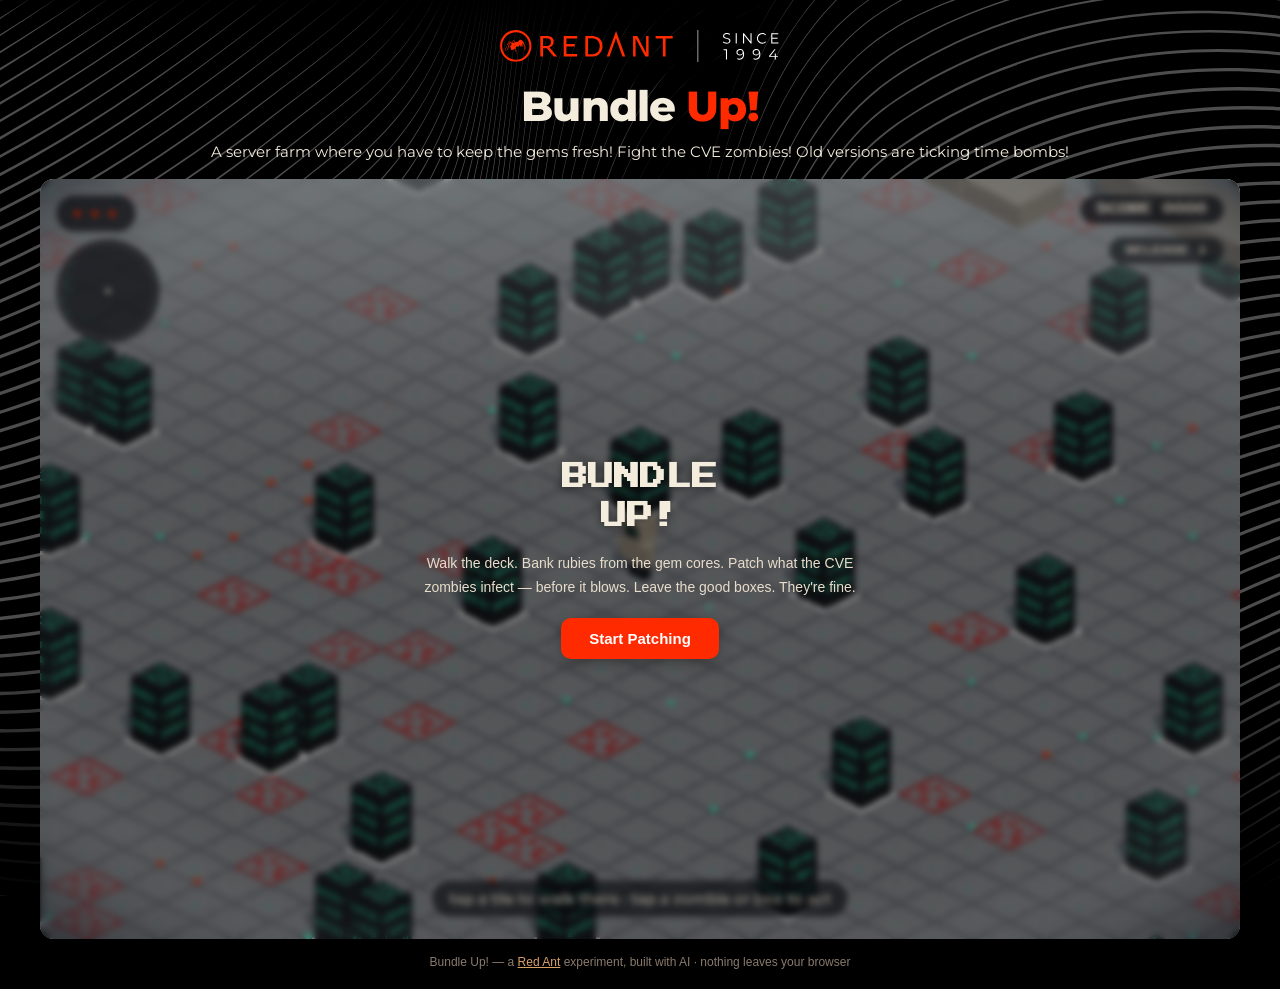
<file: index.html>
<!DOCTYPE html>
<html lang="en-AU">
<head>
<meta charset="utf-8">
<meta name="viewport" content="width=device-width, initial-scale=1, user-scalable=no">
<title>Bundle Up! — Red Ant</title>
<meta name="description" content="A server farm where you have to keep the gems fresh! Fight the CVE zombies! Old versions are ticking time bombs! A Red Ant experiment, built with AI.">
<link rel="stylesheet" href="https://fonts.googleapis.com/css2?family=Montserrat:wght@400;600;700;800&family=Press+Start+2P&display=swap">
<link rel="stylesheet" href="style.css">
</head>
<body>
<div id="app">
  <header>
    <img id="logo" src="assets/redant-logo.svg" alt="Red Ant">
    <h1>Bundle <em>Up!</em></h1>
    <p id="subtitle">A server farm where you have to keep the gems fresh! Fight the CVE zombies! Old versions are ticking time bombs!</p>
  </header>

  <div id="stage-wrap">
    <div id="stage">
      <canvas id="c"></canvas>
      <div id="vignette"></div>

      <div id="hud">
        <div class="chip" id="hearts">♥ ♥ ♥</div>
        <canvas id="minimap" width="104" height="104"></canvas>
        <div class="chip" id="score">RUBIES ×0</div>
        <div class="chip" id="release">RELEASE 1</div>
        <div class="chip" id="hint">tap a tile to walk there · tap a zombie or box to act</div>
        <div id="cve" class="hidden">!! CVE WAVE INCOMING !!</div>
        <div id="feed"></div>
        <div id="tags"></div>
      </div>

      <div id="dmg"></div>

      <div id="overlay">
        <div id="overlay-card">
          <h2 id="ov-title">BUNDLE UP!</h2>
          <p id="ov-sub">Walk the deck. Bank rubies from the gem cores.<br>
          Patch what the CVE zombies infect — before it blows.<br>
          Leave the good boxes. They're fine.</p>
          <button class="btn" id="ov-btn">Start Patching</button>
          <button class="btn ghost hidden" id="ov-btn2"></button>
        </div>
      </div>

      <div id="toast" class="hidden"></div>
    </div>
  </div>

  <footer>
    <span>Bundle Up! — a <a href="https://redant.com.au">Red Ant</a> experiment, built with AI · nothing leaves your browser</span>
  </footer>
</div>
<script type="module" src="src/main.js"></script>
</body>
</html>
</file>
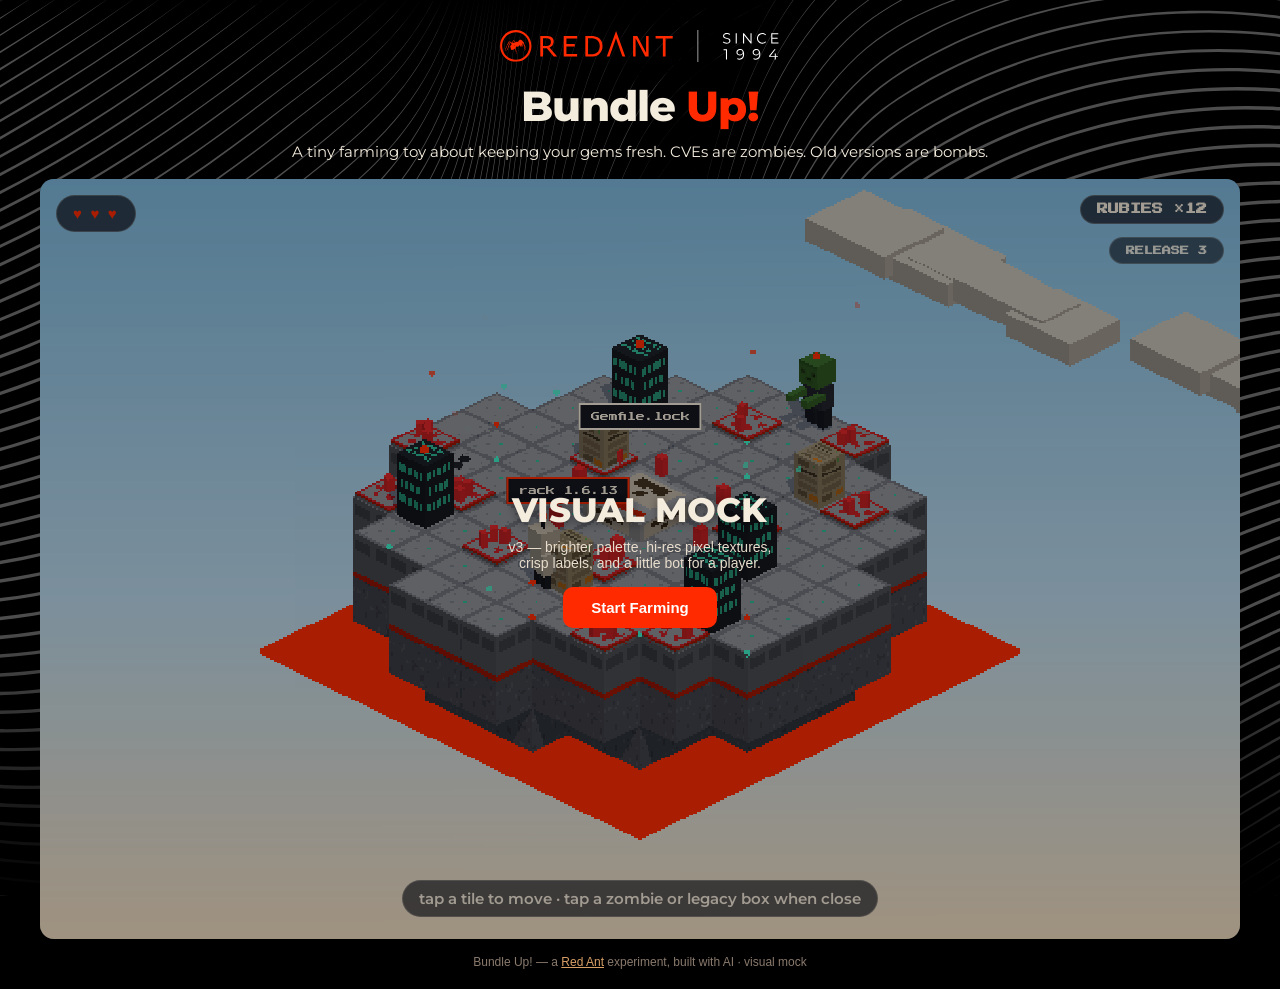
<file: mock/index.html>
<!DOCTYPE html>
<html lang="en-AU">
<head>
<meta charset="utf-8">
<meta name="viewport" content="width=device-width, initial-scale=1, user-scalable=no">
<title>Bundle Up! — Red Ant · visual mock</title>
<link rel="stylesheet" href="https://fonts.googleapis.com/css2?family=Montserrat:wght@400;600;700;800&family=Press+Start+2P&display=swap">
<style>
:root { --red:#ff2a00; --cream:#f4ecdd; --ink:#000; }
* { box-sizing:border-box; margin:0; padding:0; }
html,body { min-height:100%; background:var(--ink); font-family:-apple-system,"Segoe UI",Roboto,Helvetica,Arial,sans-serif; color:#f5efe8; }
body { background-image:url("ant-trail.svg"); background-repeat:no-repeat; background-position:center top; background-size:cover; background-attachment:fixed; }
#app { min-height:100vh; display:flex; flex-direction:column; align-items:center; padding:0 14px; }
header { display:flex; flex-direction:column; align-items:center; gap:10px; padding:30px 0 18px; }
#logo { width:280px; max-width:60vw; display:block; }
h1 { font-family:Montserrat,sans-serif; font-size:42px; font-weight:800; letter-spacing:-0.02em; color:var(--cream); text-align:center; margin-top:8px; }
h1 em { font-style:normal; color:var(--red); }
#subtitle { font-family:Montserrat,sans-serif; font-size:15px; color:var(--cream); text-align:center; }
#stage-wrap { transform-origin:top center; }
#stage { position:relative; width:1200px; height:760px; border-radius:14px; overflow:hidden; background:#000; }
canvas { position:absolute; inset:0; width:100%; height:100%; display:block; touch-action:none; image-rendering:pixelated; }
#hud { position:absolute; inset:0; pointer-events:none; font-family:Montserrat,sans-serif; }
.chip { position:absolute; background:rgba(10,14,24,.72); border:1px solid rgba(244,236,221,.22); border-radius:999px; padding:calc(8px*var(--uz,1)) calc(16px*var(--uz,1)); font-size:calc(15px*var(--uz,1)); font-weight:700; color:var(--cream); }
#hearts { left:calc(16px*var(--uz,1)); top:calc(16px*var(--uz,1)); color:var(--red); letter-spacing:.15em; }
#score { right:calc(16px*var(--uz,1)); top:calc(16px*var(--uz,1)); font-family:'Press Start 2P',monospace; font-size:calc(11px*var(--uz,1)); }
#release { right:calc(16px*var(--uz,1)); top:calc(58px*var(--uz,1)); font-family:'Press Start 2P',monospace; font-size:calc(9px*var(--uz,1)); opacity:.85; }
#hint { left:50%; bottom:calc(22px*var(--uz,1)); transform:translateX(-50%); font-weight:600; opacity:.9; white-space:nowrap; }
/* world-anchored labels — DOM so they stay crisp over the pixelated canvas */
.tag { position:absolute; transform:translate(-50%,-100%); background:#10141c; border:calc(2px*var(--uz,1)) solid var(--red); color:var(--cream); font-family:'Press Start 2P',monospace; font-size:calc(9px*var(--uz,1)); padding:calc(7px*var(--uz,1)) calc(10px*var(--uz,1)); white-space:nowrap; }
.tag.lock { border-color:var(--cream); }
/* git-commit toast — bottom left, monospace, slides in */
#ctoast { position:absolute; left:calc(16px*var(--uz,1)); bottom:calc(22px*var(--uz,1)); background:#10141c; border:calc(2px*var(--uz,1)) solid #3cf0c8; color:#3cf0c8; font-family:'Press Start 2P',monospace; font-size:calc(8px*var(--uz,1)); padding:calc(9px*var(--uz,1)) calc(12px*var(--uz,1)); white-space:nowrap; opacity:0; transition:opacity .25s ease; }
#ctoast.on { opacity:1; }
#ctoast .dim { color:#8a93a5; }
/* CVE warning banner — top centre, flashing */
#cve { position:absolute; left:50%; top:calc(16px*var(--uz,1)); transform:translateX(-50%); background:var(--red); color:#fff; font-family:'Press Start 2P',monospace; font-size:calc(10px*var(--uz,1)); padding:calc(10px*var(--uz,1)) calc(18px*var(--uz,1)); white-space:nowrap; animation:cveflash .5s steps(2) infinite; }
#cve.hidden { display:none; }
@keyframes cveflash { 50% { background:#8a1500; } }
#overlay { position:absolute; inset:0; display:flex; align-items:center; justify-content:center; background:rgba(10,8,6,.35); }
#overlay.hidden { display:none; }
#card { text-align:center; }
#card h2 { font-family:Montserrat,sans-serif; font-size:calc(34px*var(--uz,1)); font-weight:800; color:var(--cream); text-shadow:0 2px 8px rgba(0,0,0,.4); margin-bottom:8px; }
#card p { font-size:calc(14px*var(--uz,1)); color:#e8ddcd; margin-bottom:16px; }
.btn { appearance:none; border:0; border-radius:calc(10px*var(--uz,1)); background:var(--red); color:#fff; font:inherit; font-weight:700; font-size:calc(15px*var(--uz,1)); padding:calc(12px*var(--uz,1)) calc(28px*var(--uz,1)); cursor:pointer; }
.btn:hover { background:#ff4520; }
footer { padding:16px 4px 20px; font-size:12px; color:#8a7a6d; text-align:center; }
footer a { color:#d9a066; }
@media (max-width:640px){ header{padding:20px 0 12px;gap:8px;} #logo{width:200px;} h1{font-size:28px;} #subtitle{font-size:14px;} }
</style>
</head>
<body>
<div id="app">
  <header>
    <img id="logo" src="redant-logo.svg" alt="Red Ant">
    <h1>Bundle <em>Up!</em></h1>
    <p id="subtitle">A tiny farming toy about keeping your gems fresh. CVEs are zombies. Old versions are bombs.</p>
  </header>
  <div id="stage-wrap">
    <div id="stage">
      <canvas id="c"></canvas>
      <div id="hud">
        <div class="chip" id="hearts">♥ ♥ ♥</div>
        <div class="chip" id="score">RUBIES ×12</div>
        <div class="chip" id="release">RELEASE 3</div>
        <div class="chip" id="hint">tap a tile to move · tap a zombie or legacy box when close</div>
        <div id="cve" class="hidden">!! CVE-2026-24402 INCOMING !!</div>
        <div id="ctoast"></div>
      </div>
      <div id="overlay">
        <div id="card">
          <h2>VISUAL MOCK</h2>
          <p>v3 — brighter palette, hi-res pixel textures,<br>crisp labels, and a little bot for a player.</p>
          <button class="btn" id="go">Start Farming</button>
        </div>
      </div>
    </div>
  </div>
  <footer>
    <span>Bundle Up! — a <a href="https://redant.com.au">Red Ant</a> experiment, built with AI · visual mock</span>
  </footer>
</div>

<script type="module">
import * as THREE from './vendor/three.module.min.js';

// ---------- viewport: fixed logical stage, css-scaled (same as xmas) ----------
const SCENE_W = 1200, SCENE_H = 760;
const stageWrap = document.getElementById('stage-wrap');
const stageEl = document.getElementById('stage');
const hud = document.getElementById('hud');
const canvas = document.getElementById('c');
let dpr = 1;

const renderer = new THREE.WebGLRenderer({ canvas, antialias:false });
renderer.shadowMap.enabled = true;
renderer.shadowMap.type = THREE.BasicShadowMap;   // hard shadows = retro
const PX = 1.9; // crunch dial — lower = cleaner edges, textures stay pixel-crisp

const scene = new THREE.Scene();
// sky: day gradient — cream horizon into light blue
{
  const g = document.createElement('canvas'); g.width = 2; g.height = 128;
  const c = g.getContext('2d');
  const gr = c.createLinearGradient(0,128,0,0);
  gr.addColorStop(0, '#f0dcc0'); gr.addColorStop(.45, '#b8d8ec'); gr.addColorStop(1, '#7ab8dd');
  c.fillStyle = gr; c.fillRect(0,0,2,128);
  const t = new THREE.CanvasTexture(g); t.colorSpace = THREE.SRGBColorSpace;
  scene.background = t;
}
scene.fog = new THREE.Fog(0xd8e4ea, 34, 70);

const camera = new THREE.OrthographicCamera(-1,1,1,-1,0.1,100);
const camDir = new THREE.Vector3(1, 0.82, 1).normalize(); // dimetric-ish

function resize() {
  dpr = Math.min(2, window.devicePixelRatio || 1);
  const availW = document.getElementById('app').clientWidth - 28;
  const s = Math.min(1, availW / SCENE_W);
  stageWrap.style.transform = `scale(${s})`;
  stageWrap.style.height = `${SCENE_H * s}px`;
  stageEl.style.setProperty('--uz', Math.min(2, 1/s).toFixed(3));
  renderer.setSize(Math.round(SCENE_W/PX), Math.round(SCENE_H/PX), false);
  const viewH = 15;
  const aspect = SCENE_W / SCENE_H;
  camera.left = -viewH*aspect/2; camera.right = viewH*aspect/2;
  camera.top = viewH/2; camera.bottom = -viewH/2;
  camera.position.copy(camDir).multiplyScalar(30);
  camera.lookAt(0,0.5,0);
  camera.updateProjectionMatrix();
}
window.addEventListener('resize', resize);

// ---------- pixel textures: char map + palette, now at 16x16 for detail ----------
function tex(map, pal) {
  const cv = document.createElement('canvas'); cv.width = map[0].length; cv.height = map.length;
  const g = cv.getContext('2d');
  map.forEach((row, r) => { for (let c = 0; c < row.length; c++) {
    const col = pal[row[c]]; if (!col) continue;
    g.fillStyle = col; g.fillRect(c, r, 1, 1);
  }});
  const t = new THREE.CanvasTexture(cv);
  t.magFilter = THREE.NearestFilter; t.minFilter = THREE.NearestFilter;
  t.generateMipmaps = false; t.colorSpace = THREE.SRGBColorSpace;
  return t;
}
function speck(base, dots, size=16, seed=7) {
  const cv = document.createElement('canvas'); cv.width = size; cv.height = size;
  const g = cv.getContext('2d');
  g.fillStyle = base; g.fillRect(0,0,size,size);
  let sd = seed; const rnd = () => (sd = (sd*16807)%2147483647)/2147483647;
  dots.forEach(([col, n]) => { for (let i=0;i<n;i++) { g.fillStyle = col; g.fillRect(rnd()*size|0, rnd()*size|0, 1, 1); }});
  const t = new THREE.CanvasTexture(cv);
  t.magFilter = THREE.NearestFilter; t.minFilter = THREE.NearestFilter;
  t.generateMipmaps = false; t.colorSpace = THREE.SRGBColorSpace;
  return t;
}

const T = {
  // raised DC floor tile — light slab, dark seams, corner bolts, one LED
  floorTop : tex([
    'SSSSSSSSSSSSSSSS',
    'SPPPPPPPPPPPPPPS',
    'SPPPPBPPPPPPPPPS',
    'SPPPPPPPPPPPBPPP',
    'SPPPPPPPPPPPPPPS',
    'SPBPPPPPPPPPPPPS',
    'SPPPPPPPLPPPPPPS',
    'SPPPPPPPPPPPPPPS',
    'SPPPPPPPPPPPPBPS',
    'SPPPPBPPPPPPPPPS',
    'SPPPPPPPPPPPPPPS',
    'SPPPPPPPPPBPPPPS',
    'SPPPPPPPPPPPPPPS',
    'SPPBPPPPPPPPPPPS',
    'SPPPPPPPPPPPPPPS',
    'SSSSSSSSSSSSSSSS',
  ], {S:'#8f96a4', P:'#b8bec9', B:'#9aa1ae', L:'#3cf0c8'}),
  floorSide: tex([
    'SSSSSSSSSSSSSSSS',
    'SVVVVVVVSSVVVVVS',
    'SVVVVVVVSSVVVVVS',
    'SSSSSSSSSSSSSSSS',
    'SSSSSSSSSSSSSSSS',
    'SSSSSSSSSSSSSSSS',
    'SSSSSSSSSSSSSSSS',
    'HHHHHHHHHHHHHHHH',
  ], {S:'#7a8190', V:'#5f6673', H:'#ff2a00'}),
  hull     : speck('#6a7282', [['#596171',14],['#7a8292',12]], 16, 7),
  hullDeep : speck('#4a5160', [['#3a4050',12],['#5a6170',8]], 16, 13),
  // gem core pad — light tile, red cores, teal ring
  coreTop  : tex([
    'RRRRRRRRRRRRRRRR',
    'RPPPPPPPPPPPPPPR',
    'RPPPPPPRRPPPPPPR',
    'RPPPPRRRRPPPPPPR',
    'RPPPPPPRRPPPPRPR',
    'RPPPPPPPPPPRRRPR',
    'RPPRPPPPPPPRRRPR',
    'RPRRRPPPPPPPRPPR',
    'RPRRRPPPPRPPPPPR',
    'RPPPPPPPPRRRPPPR',
    'RPPPPRPPPRRRPPPR',
    'RPPPRRRPPPPRPPPR',
    'RPPPPRRPPPPPPPPR',
    'RPPPPPPPPPPPPPPR',
    'RPPPPPPPPPPPPPPR',
    'RRRRRRRRRRRRRRRR',
  ], {R:'#ff2a30', P:'#b8bec9'}),
  coreSide : T => T, // placeholder, set below
  // legacy beige tower — floppy slot, vents, green power LED, amber fault
  legacy   : tex([
    'BBBBBBBBBBBBBBBB',
    'BBDDDDDDDDBBGBBB',
    'BBDDDDDDDDBBBBBB',
    'BBBBBBBBBBBBBBBB',
    'BBFFFFFFFFFFFFBB',
    'BBBBBBBBBBBBBBBB',
    'BBVVVVVVVVVVVVBB',
    'BBVVVVVVVVVVVVBB',
    'BBBBBBBBBBBBBBBB',
    'BBVVVVVVVVVVVVBB',
    'BBVVVVVVVVVVVVBB',
    'BBBBBBBBBBBBBBBB',
    'BBDDDDDDBBAAAAAB',
    'BBDDDDDDBBAAAAAB',
    'BBBBBBBBBBBBBBBB',
    'BBBBBBBBBBBBBBBB',
  ], {B:'#c8b898', D:'#8a7a5c', G:'#7ac86a', F:'#5a4f3a', V:'#a89878', A:'#ff9a2a'}),
  // fresh rack — dark, teal LEDs
  fresh    : tex([
    'KKKKKKKKKKKKKKKK',
    'KGGKGGKGGKGGKGKK',
    'KKKKKKKKKKKKKKKK',
    'KKGKKGGKGGKGGKKK',
    'KKKKKKKKKKKKKKKK',
    'KGGKGGKGGKGGKGKK',
    'KKKKKKKKKKKKKKKK',
    'KKKKKKKKKKKKKKKK',
  ], {K:'#232a36', G:'#3cf0c8'}),
  // vault — light slab, red lock glyph
  lock     : tex([
    'CCCCCCCCCCCCCCCC',
    'CWWWWWWWWWWWWWCC',
    'CWWKKKKKKKKWWCCC',
    'CWWKKKKKKKKWWCCC',
    'CWWKKKWWKKKWWCCC',
    'CWWWWWWWWWWWWCCC',
    'CWWWWWKKWWWWWCCC',
    'CWWWWWKKWWWWWCCC',
    'CWWWWWWWWWWWWCCC',
    'CWWWWWWWWWWWWCCC',
    'CCCCCCCCCCCCCCCC',
    'CCCCCCCCCCCCCCCC',
    'CRRRRRRRRRRRRRCC',
    'CRRRRRRRRRRRRRCC',
    'CCCCCCCCCCCCCCCC',
    'CCCCCCCCCCCCCCCC',
  ], {C:'#c9ced8', W:'#f4ecdd', K:'#54452c', R:'#ff2a00'}),
};
T.coreSide = tex([
  'HHHHHHHHHHHHHHHH',
  'HHHHHHHHHHHHHHHH',
  'SPPPPPPPPPPPPPPS',
  'SPPPPPPPPPPPPPPS',
  'SPPPRPPPPPRPPPPS',
  'SSSSSSSSSSSSSSSS',
  'SSSSSSSSSSSSSSSS',
  'SSSSSSSSSSSSSSSS',
], {H:'#ff2a00', P:'#8f96a4', S:'#7a8190', R:'#ff2a30'});

const M = {};
for (const k in T) M[k] = new THREE.MeshLambertMaterial({map:T[k]});

const box = new THREE.BoxGeometry(1,1,1);
function block(top, side, bottom) {
  const m = new THREE.Mesh(box, [side, side, top, bottom||side, side, side]);
  m.castShadow = true; m.receiveShadow = true;
  return m;
}

// ---------- the platform ----------
const island = new THREE.Group(); scene.add(island);
const N = 11, R = 5.3;
let sd = 42; const rnd = () => (sd = (sd*16807)%2147483647)/2147483647;
const tops = [];
for (let gx = 0; gx < N; gx++) for (let gz = 0; gz < N; gz++) {
  const x = gx - (N-1)/2, z = gz - (N-1)/2;
  const r = Math.hypot(x, z);
  if (r > R + rnd()*0.4 - 0.2) continue;
  const h = 1;
  const depth = 2 + Math.max(0, Math.round((1 - r/R) * 3));
  for (let y = h; y > h - depth; y--) {
    let m;
    if (y === h) m = block(M.floorTop, M.floorSide);
    else if (y > h - 3) m = block(M.hull, M.hull);
    else m = block(M.hullDeep, M.hullDeep);
    m.position.set(x, y, z);
    island.add(m);
  }
  tops.push({x, z, y:h});
}

// red underglow ring below the hull
{
  const glow = new THREE.Mesh(new THREE.BoxGeometry(10.6,.12,10.6),
    new THREE.MeshBasicMaterial({color:0xff2a00}));
  glow.position.y = -1.6; island.add(glow);
}

// blinking edge LEDs
const leds = [];
tops.forEach((t,i) => {
  if (i % 6 !== 0) return;
  const led = new THREE.Mesh(new THREE.BoxGeometry(.1,.1,.1),
    new THREE.MeshBasicMaterial({color: i%12 ? 0x3cf0c8 : 0xff2a00}));
  led.position.set(t.x+.45, t.y+.5, t.z+.45);
  leds.push({led, ph: rnd()*6}); island.add(led);
});

// decorative server racks
const rackSpots = [[2,2],[8,5],[2,8],[9,7]];
rackSpots.forEach(([gx,gz]) => {
  const x = gx-(N-1)/2, z = gz-(N-1)/2;
  const top = tops.find(t => t.x===x && t.z===z); if (!top) return;
  const r = new THREE.Mesh(new THREE.BoxGeometry(.8,1.4,.8), M.rack || M.fresh);
  r.position.set(x, top.y+.5+.7, z); r.castShadow = true; island.add(r);
  const tip = new THREE.Mesh(new THREE.BoxGeometry(.12,.12,.12),
    new THREE.MeshBasicMaterial({color:0xff2a00}));
  tip.position.set(x, top.y+1.98, z); leds.push({led:tip, ph:rnd()*6}); island.add(tip);
});

// gem cores + ruby crystals
const crystals = [];
tops.forEach((t, i) => {
  if (Math.hypot(t.x,t.z) < 1.6 || i % 7 !== 2) return;
  const b = block(M.coreTop, M.coreSide);
  b.position.set(t.x, t.y + .51, t.z);
  b.scale.set(.96,.2,.96);
  island.add(b);
  const n = 2 + (i % 3);
  for (let k = 0; k < n; k++) {
    const c = new THREE.Mesh(new THREE.BoxGeometry(.16,.3,.16),
      new THREE.MeshLambertMaterial({color:0xff2a30, emissive:0x771111}));
    c.position.set(t.x + (rnd()-.5)*.6, t.y + .75, t.z + (rnd()-.5)*.6);
    c.rotation.y = rnd()*3;
    crystals.push(c); island.add(c);
  }
});

// centre stash: vault + Gemfile.lock
{
  const p = block(M.lock, M.lock); p.scale.set(1.6,.6,1.6); p.position.y = 1.6; island.add(p);
  const ring = new THREE.Mesh(new THREE.BoxGeometry(2.2,.08,2.2),
    new THREE.MeshBasicMaterial({color:0xff2a00}));
  ring.position.y = 1.24; island.add(ring);
  for (let k = 0; k < 6; k++) {
    const c = new THREE.Mesh(new THREE.BoxGeometry(.2,.4,.2),
      new THREE.MeshLambertMaterial({color:0xff2a30, emissive:0x771111}));
    const a = k/6 * Math.PI*2;
    c.position.set(Math.cos(a)*1.7, 1.7, Math.sin(a)*1.7);
    island.add(c);
  }
}

// ---------- DOM labels (crisp over the pixel canvas) ----------
const tags = [];
function tag(text, worldPos, cls='') {
  const el = document.createElement('div');
  el.className = 'tag ' + cls; el.textContent = text;
  hud.appendChild(el);
  tags.push({el, worldPos});
  return el;
}
tag('Gemfile.lock', new THREE.Vector3(0, 3.4, 0), 'lock');

// ---------- legacy boxes (bombs) ----------
const bombs = [];
[[3,4,'nokogiri 1.10.0'],[7,2,'rails 3.2.22'],[6,8,'rack 1.6.13']].forEach(([gx,gz,name]) => {
  const x = gx-(N-1)/2, z = gz-(N-1)/2;
  const top = tops.find(t => t.x===x && t.z===z); if (!top) return;
  const b = new THREE.Mesh(new THREE.BoxGeometry(.7,1.0,.7), M.legacy);
  b.position.set(x, top.y+1.0, z); b.castShadow = true; island.add(b);
  const spark = new THREE.Mesh(new THREE.BoxGeometry(.12,.12,.12),
    new THREE.MeshBasicMaterial({color:0xff9a2a}));
  spark.position.set(x, top.y+1.6, z); island.add(spark);
  const wp = new THREE.Vector3(x, top.y+2.3, z);
  const l = tag(name, wp, 'dep');
  bombs.push({b, spark, l, ph: rnd()*6, wp});
});

// ---------- CVE zombies ----------
function faceTex() {
  const cv = document.createElement('canvas'); cv.width = 16; cv.height = 16;
  const g = cv.getContext('2d');
  g.fillStyle = '#4a8f3c'; g.fillRect(0,0,16,16);
  g.fillStyle = '#3c7a30'; g.fillRect(0,0,16,2);
  g.fillStyle = '#5aa04a'; g.fillRect(2,4,3,2); g.fillRect(11,4,3,2);
  g.fillStyle = '#1c2418'; g.fillRect(2,5,3,3); g.fillRect(11,5,3,3); // eyes
  g.fillRect(6,10,4,2);                                              // mouth
  g.fillStyle = '#3c7a30'; g.fillRect(5,12,2,2); g.fillRect(9,12,2,2);// chin
  const t = new THREE.CanvasTexture(cv);
  t.magFilter = THREE.NearestFilter; t.colorSpace = THREE.SRGBColorSpace;
  return t;
}
function zombie() {
  const g = new THREE.Group();
  const skin = new THREE.MeshLambertMaterial({color:0x4a8f3c});
  const face = new THREE.MeshLambertMaterial({map:faceTex()});
  const shirt = new THREE.MeshLambertMaterial({color:0x353d4d});
  const pants = new THREE.MeshLambertMaterial({color:0x232936});
  const add = (w,h,d,mat,x,y,z) => {
    const m = new THREE.Mesh(new THREE.BoxGeometry(w,h,d), mat);
    m.position.set(x,y,z); m.castShadow = true; g.add(m); return m;
  };
  add(.22,.42,.22, pants, -.14,.21,0);
  add(.22,.42,.22, pants,  .14,.21,0);
  add(.56,.5,.3, shirt, 0,.67,0);
  add(.15,.5,.15, skin, -.22,.72,.34).rotation.x = Math.PI/2;
  add(.15,.5,.15, skin,  .22,.72,.34).rotation.x = Math.PI/2;
  const head = new THREE.Mesh(new THREE.BoxGeometry(.5,.5,.5),
    [skin,skin,skin,skin,face,skin]);
  head.position.set(0,1.18,0); head.castShadow = true; g.add(head);
  const w = new THREE.Mesh(new THREE.BoxGeometry(.1,.1,.1),
    new THREE.MeshBasicMaterial({color:0xff2a00}));
  w.position.set(0,1.5,0); g.add(w);
  return g;
}
const zombies = [];
[[8,8],[1,6],[5,0]].forEach(([gx,gz]) => {
  const x = gx-(N-1)/2, z = gz-(N-1)/2;
  const top = tops.find(t => t.x===x && t.z===z); if (!top) return;
  const zm = zombie();
  zm.position.set(x, top.y+.5, z);
  zm.lookAt(0, top.y+.5, 0);
  zombies.push({zm, top, ph: rnd()*6});
  scene.add(zm);
});

// ---------- the player: a little Bundler bot ----------
function bundler() {
  const g = new THREE.Group();
  const body = new THREE.MeshLambertMaterial({color:0xf4ecdd});   // cream
  const dark = new THREE.MeshLambertMaterial({color:0x232936});
  const add = (w,h,d,mat,x,y,z) => {
    const m = new THREE.Mesh(new THREE.BoxGeometry(w,h,d), mat);
    m.position.set(x,y,z); m.castShadow = true; g.add(m); return m;
  };
  add(.18,.3,.18, dark, -.12,.15,0);         // legs
  add(.18,.3,.18, dark,  .12,.15,0);
  add(.5,.45,.34, body, 0,.55,0);            // torso
  add(.12,.4,.12, body, -.32,.6,.1);         // arm L
  add(.12,.4,.12, body,  .32,.6,.1);         // arm R
  // head with cyan visor face
  const cv = document.createElement('canvas'); cv.width = 16; cv.height = 16;
  const gg = cv.getContext('2d');
  gg.fillStyle = '#f4ecdd'; gg.fillRect(0,0,16,16);
  gg.fillStyle = '#232936'; gg.fillRect(1,4,14,6);
  gg.fillStyle = '#3cf0c8'; gg.fillRect(3,6,3,2); gg.fillRect(10,6,3,2);
  gg.fillStyle = '#c9b892'; gg.fillRect(6,12,4,1);
  const ft = new THREE.CanvasTexture(cv);
  ft.magFilter = THREE.NearestFilter; ft.colorSpace = THREE.SRGBColorSpace;
  const faceM = new THREE.MeshLambertMaterial({map:ft});
  const head = new THREE.Mesh(new THREE.BoxGeometry(.46,.46,.46),
    [body,body,body,body,faceM,body]);
  head.position.set(0,1.05,0); head.castShadow = true; g.add(head);
  // antenna + red tip
  add(.05,.22,.05, dark, 0,1.38,0);
  const tip = new THREE.Mesh(new THREE.BoxGeometry(.1,.1,.1),
    new THREE.MeshBasicMaterial({color:0xff2a00}));
  tip.position.set(0,1.55,0); g.add(tip);
  leds.push({led:tip, ph:0});
  return g;
}
const bot = bundler();
bot.position.set(0, 1.5, 2.5);
bot.rotation.y = Math.PI*.8;
scene.add(bot);

// ---------- voxel clouds ----------
const clouds = [];
for (let i = 0; i < 4; i++) {
  const c = new THREE.Group();
  const mat = new THREE.MeshLambertMaterial({color:0xfdfbf4});
  const n = 3 + (i%3);
  for (let k = 0; k < n; k++) {
    const m = new THREE.Mesh(new THREE.BoxGeometry(1.6+rnd()*1.4,.5,1+rnd()*.8), mat);
    m.position.set(k*1.3 - n*.6, rnd()*.3, rnd()*.8);
    c.add(m);
  }
  c.position.set(-14 + i*8 + rnd()*3, 6.5 + rnd()*2.5, -6 + rnd()*10);
  clouds.push(c); scene.add(c);
}

// ---------- drifting packets ----------
const motes = [];
for (let i = 0; i < 14; i++) {
  const m = new THREE.Mesh(new THREE.BoxGeometry(.08,.08,.08),
    new THREE.MeshBasicMaterial({color: i%3 ? 0x3cf0c8 : 0xff2a00, transparent:true}));
  m.position.set((rnd()-.5)*10, 1.5+rnd()*5, (rnd()-.5)*10);
  motes.push({m, v:.3+rnd()*.5, ph:rnd()*6}); scene.add(m);
}

// ---------- lights ----------
scene.add(new THREE.HemisphereLight(0xeaf4ff, 0x8a7a68, .95));
const sun = new THREE.DirectionalLight(0xfff0d8, 1.15);
sun.position.set(8, 14, 5);
sun.castShadow = true;
sun.shadow.mapSize.set(1024, 1024);
const sc = 11;
sun.shadow.camera.left = -sc; sun.shadow.camera.right = sc;
sun.shadow.camera.top = sc; sun.shadow.camera.bottom = -sc;
sun.shadow.camera.far = 40;
scene.add(sun);
const rim = new THREE.DirectionalLight(0x8fb8dd, .2);
rim.position.set(-8, 6, -10); scene.add(rim);

// ---------- DOM label projection ----------
const v3 = new THREE.Vector3();
function placeTags() {
  tags.forEach(t => {
    // proximity: dep tags only appear when the bot walks up to them
    if (t.el.classList.contains('dep')) {
      const near = bot.position.distanceTo(t.worldPos) < 4.2;
      t.el.style.display = near ? 'block' : 'none';
      if (!near) return;
    }
    v3.copy(t.worldPos).project(camera);
    t.el.style.left = `${(v3.x*.5+.5)*SCENE_W}px`;
    t.el.style.top  = `${(-v3.y*.5+.5)*SCENE_H}px`;
  });
}

// ---------- loop ----------
let botPh = 0;
renderer.setAnimationLoop((ms) => {
  const t = ms/1000;
  zombies.forEach(z => {
    z.zm.position.y = z.top.y + .5 + Math.abs(Math.sin(t*4 + z.ph))*.12;
    z.zm.rotation.z = Math.sin(t*4 + z.ph)*.06;
  });
  bombs.forEach(b => {
    b.spark.visible = Math.sin(t*9 + b.ph) > .2;
    b.wp.y = 2.3 + b.b.position.y - 1 + Math.sin(t*2 + b.ph)*.06; // tag bob
  });
  // mock patrol: bot circles the stash so proximity tags pop in/out
  const bx = Math.cos(t*.22)*3.4, bz = Math.sin(t*.22)*3.4;
  bot.position.x = bx; bot.position.z = bz;
  bot.position.y = 1.5 + Math.abs(Math.sin(t*6))*.1;
  bot.rotation.y = Math.atan2(Math.cos(t*.22), -Math.sin(t*.22));
  leds.forEach(l => { l.led.visible = Math.sin(t*3 + l.ph) > -.4; });
  motes.forEach(p => {
    p.m.position.y += p.v * .008;
    p.m.material.opacity = .4 + .4*Math.sin(t*2 + p.ph);
    if (p.m.position.y > 8) p.m.position.y = 1.5;
  });
  clouds.forEach(c => { c.position.x += .005; if (c.position.x > 18) c.position.x = -18; });
  crystals.forEach(c => { c.rotation.y += .01; });
  placeTags();
  renderer.render(scene, camera);
});

// ---------- mock UI beats: commit toast + CVE banner ----------
const ctoast = document.getElementById('ctoast');
const cveEl = document.getElementById('cve');
function commitToast() {
  ctoast.innerHTML = '<span class="dim">$ git commit</span> fix(deps): bump nokogiri 1.10.0 → 1.18.9';
  ctoast.classList.add('on');
  setTimeout(() => ctoast.classList.remove('on'), 4200);
}
function cveFlash() {
  cveEl.classList.remove('hidden');
  setTimeout(() => cveEl.classList.add('hidden'), 3200);
}
document.getElementById('go').onclick = () => {
  document.getElementById('overlay').classList.add('hidden');
  setTimeout(commitToast, 1500);
  setTimeout(cveFlash, 5000);
  setInterval(cveFlash, 14000);
};
resize();
</script>
</body>
</html>
</file>
<file: style.css>
:root {
  --red: #ff2a00;
  --teal: #3cf0c8;
  --cream: #f4ecdd;
  --ink: #000;
}

* { box-sizing: border-box; margin: 0; padding: 0; }

html, body {
  min-height: 100%;
  background: var(--ink);
  font-family: -apple-system, "Segoe UI", Roboto, Helvetica, Arial, sans-serif;
  color: #f5efe8;
}
body {
  background-image: url("assets/ant-trail.svg");
  background-repeat: no-repeat;
  background-position: center top;
  background-size: cover;
  background-attachment: fixed;
}

#app {
  min-height: 100vh;
  display: flex;
  flex-direction: column;
  align-items: center;
  padding: 0 14px;
}

header {
  display: flex;
  flex-direction: column;
  align-items: center;
  gap: 10px;
  padding: 30px 0 18px;
}
#logo { width: 280px; max-width: 60vw; display: block; }
h1 {
  font-family: Montserrat, -apple-system, sans-serif;
  font-size: 42px;
  font-weight: 800;
  letter-spacing: -0.02em;
  color: var(--cream);
  text-align: center;
  margin-top: 8px;
}
h1 em { font-style: normal; color: var(--red); }
#subtitle {
  font-family: Montserrat, -apple-system, sans-serif;
  font-size: 15px;
  color: var(--cream);
  text-align: center;
}

#stage-wrap { transform-origin: top center; }
#stage {
  position: relative;
  width: 1200px;
  height: 760px;
  border-radius: 14px;
  overflow: hidden;
  background: #000;
}
canvas {
  position: absolute;
  inset: 0;
  width: 100%;
  height: 100%;
  display: block;
  touch-action: none;
  image-rendering: pixelated;
}

/* soft fade at the world edge — vignette + slight blur at the rim */
#vignette {
  position: absolute;
  inset: 0;
  pointer-events: none;
  background: radial-gradient(ellipse at center,
    transparent 55%,
    rgba(216, 228, 234, .35) 78%,
    rgba(30, 38, 52, .55) 100%);
}
@supports (backdrop-filter: blur(1px)) or (-webkit-backdrop-filter: blur(1px)) {
  #vignette {
    backdrop-filter: blur(2px);
    -webkit-backdrop-filter: blur(2px);
    mask-image: radial-gradient(ellipse at center, transparent 58%, black 100%);
    -webkit-mask-image: radial-gradient(ellipse at center, transparent 58%, black 100%);
  }
}
#hud { position: absolute; inset: 0; pointer-events: none; font-family: Montserrat, sans-serif; }

.chip {
  position: absolute;
  background: rgba(10, 14, 24, .72);
  border: 1px solid rgba(244, 236, 221, .22);
  border-radius: 999px;
  padding: calc(8px * var(--uz,1)) calc(16px * var(--uz,1));
  font-size: calc(15px * var(--uz,1));
  font-weight: 700;
  color: var(--cream);
}
#hearts { left: calc(16px*var(--uz,1)); top: calc(16px*var(--uz,1)); color: var(--red); letter-spacing: .15em; }
#minimap {
  position: absolute;
  left: calc(16px*var(--uz,1));
  top: calc(60px*var(--uz,1));
  width: calc(104px*var(--uz,1));
  height: calc(104px*var(--uz,1));
  background: rgba(10,14,24,.72);
  border: 1px solid rgba(244,236,221,.22);
  border-radius: 50%;
  image-rendering: pixelated;
}
#score { right: calc(16px*var(--uz,1)); top: calc(16px*var(--uz,1)); font-family: 'Press Start 2P', monospace; font-size: calc(11px*var(--uz,1)); }
#release { right: calc(16px*var(--uz,1)); top: calc(58px*var(--uz,1)); font-family: 'Press Start 2P', monospace; font-size: calc(9px*var(--uz,1)); opacity: .85; }
#hint { left: 50%; bottom: calc(22px*var(--uz,1)); transform: translateX(-50%); font-weight: 600; opacity: .9; white-space: nowrap; }

/* git-commit feed — bottom left stack */
#feed {
  position: absolute;
  left: calc(16px*var(--uz,1));
  bottom: calc(22px*var(--uz,1));
  display: flex;
  flex-direction: column;
  gap: calc(6px*var(--uz,1));
  max-width: 60%;
}
.commit {
  background: #10141c;
  border: calc(2px*var(--uz,1)) solid var(--teal);
  color: var(--teal);
  font-family: 'Press Start 2P', monospace;
  font-size: calc(8px*var(--uz,1));
  line-height: 1.6;
  padding: calc(8px*var(--uz,1)) calc(11px*var(--uz,1));
  opacity: 0;
  transition: opacity .25s ease;
}
.commit.on { opacity: 1; }
.commit.warn { border-color: var(--red); color: #ffb9a8; }
.commit.dim { border-color: #4a5364; color: #8a93a5; }

/* CVE wave banner */
#cve {
  position: absolute;
  left: 50%;
  top: calc(16px*var(--uz,1));
  transform: translateX(-50%);
  background: var(--red);
  color: #fff;
  font-family: 'Press Start 2P', monospace;
  font-size: calc(10px*var(--uz,1));
  padding: calc(10px*var(--uz,1)) calc(18px*var(--uz,1));
  white-space: nowrap;
  animation: cveflash .5s steps(2) infinite;
}
#cve.hidden { display: none; }
@keyframes cveflash { 50% { background: #8a1500; } }
#cve.good { background: var(--teal); color: #10141c; animation: goodflash .5s steps(2) infinite; }
@keyframes goodflash { 50% { background: #1ab894; } }

/* world-anchored dep labels — DOM so they stay crisp over the pixel canvas */
.tag {
  position: absolute;
  transform: translate(-50%, -100%);
  background: #10141c;
  border: calc(2px*var(--uz,1)) solid var(--teal);
  color: var(--cream);
  font-family: 'Press Start 2P', monospace;
  font-size: calc(9px*var(--uz,1));
  padding: calc(7px*var(--uz,1)) calc(10px*var(--uz,1));
  white-space: nowrap;
  display: none;
}
.tag.bad { border-color: var(--red); color: #ffb9a8; text-align: center; }
.tag .hot { color: #ff9a2a; }
.tag .act { display: inline-block; margin-top: calc(5px*var(--uz,1)); padding-top: calc(5px*var(--uz,1)); border-top: calc(1px*var(--uz,1)) solid rgba(255,154,42,.5); color: #ff9a2a; font-size: calc(7px*var(--uz,1)); }

/* floating pickup text */
.pop {
  position: absolute;
  transform: translate(-50%, -50%);
  font-family: 'Press Start 2P', monospace;
  font-size: calc(12px*var(--uz,1));
  color: #ff5a4a;
  text-shadow: 0 2px 0 rgba(0,0,0,.5);
  pointer-events: none;
  animation: popfloat 1s ease-out forwards;
}
.pop.teal { color: var(--teal); }
@keyframes popfloat {
  0% { opacity: 0; transform: translate(-50%, -30%); }
  15% { opacity: 1; }
  100% { opacity: 0; transform: translate(-50%, -250%); }
}

/* damage vignette */
#dmg {
  position: absolute;
  inset: 0;
  pointer-events: none;
  box-shadow: inset 0 0 120px 40px rgba(255, 42, 0, .55);
  opacity: 0;
  transition: opacity .4s ease;
}
#dmg.on { opacity: 1; transition: opacity .05s ease; }

#overlay {
  position: absolute;
  inset: 0;
  display: flex;
  align-items: center;
  justify-content: center;
  background: rgba(10, 8, 6, .4);
  backdrop-filter: blur(3px);
}
#overlay.hidden { display: none; }
#overlay-card { text-align: center; max-width: 80%; }
#overlay-card h2 {
  font-family: 'Press Start 2P', monospace;
  font-size: calc(26px*var(--uz,1));
  color: var(--cream);
  text-shadow: 0 2px 8px rgba(0,0,0,.5);
  margin-bottom: 16px;
  line-height: 1.5;
}
#overlay-card p {
  font-size: calc(14px*var(--uz,1));
  line-height: 1.7;
  color: #e8ddcd;
  margin-bottom: 18px;
  max-width: calc(460px*var(--uz,1));
}
#overlay-card .btn { box-shadow: 0 4px 14px rgba(0,0,0,.3); margin: 0 4px; }

.btn {
  appearance: none;
  display: inline-flex;
  align-items: center;
  gap: 8px;
  border: 0;
  border-radius: calc(10px*var(--uz,1));
  background: var(--red);
  color: #fff;
  font: inherit;
  font-weight: 700;
  font-size: calc(15px*var(--uz,1));
  padding: calc(12px*var(--uz,1)) calc(28px*var(--uz,1));
  cursor: pointer;
  transition: transform .08s ease, background .15s ease;
}
.btn:hover { background: #ff4520; transform: translateY(-1px); }
.btn:active { transform: translateY(0); }
.btn.ghost { background: rgba(244,236,221,.18); }
.btn.ghost:hover { background: rgba(244,236,221,.3); }

#toast {
  position: absolute;
  top: calc(14px*var(--uz,1));
  left: 50%;
  transform: translateX(-50%);
  background: rgba(16,20,28,.94);
  border: 1px solid rgba(255,255,255,.18);
  padding: calc(9px*var(--uz,1)) calc(16px*var(--uz,1));
  border-radius: 999px;
  font-size: calc(13px*var(--uz,1));
  pointer-events: none;
}
.hidden { display: none !important; }

footer {
  padding: 16px 4px 20px;
  font-size: 12px;
  color: #8a7a6d;
  text-align: center;
}
footer a { color: #d9a066; }

@media (max-width: 640px) {
  header { padding: 20px 0 12px; gap: 8px; }
  #logo { width: 200px; }
  h1 { font-size: 28px; }
  #subtitle { font-size: 14px; }
  /* intro/game-over card — bigger on phones */
  #overlay-card h2 { font-size: calc(38px*var(--uz,1)); }
  #overlay-card p { font-size: calc(19px*var(--uz,1)); }
  #overlay-card .btn { font-size: calc(19px*var(--uz,1)); padding: calc(15px*var(--uz,1)) calc(34px*var(--uz,1)); }
}
</file>
